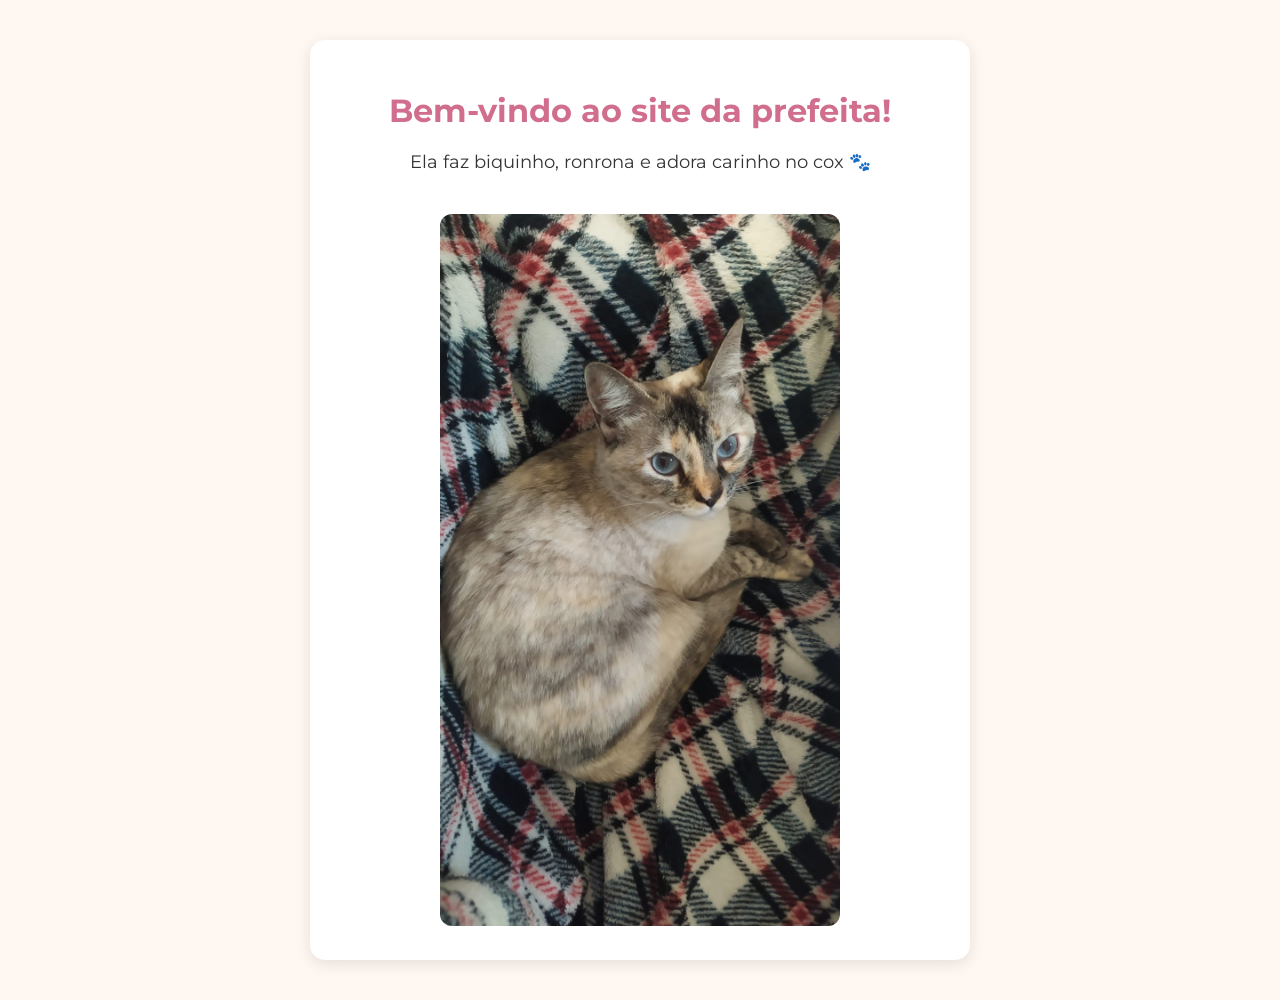
<file: Templates/index.html>
<!DOCTYPE html>
<html lang="pt-BR">
<head>
    <meta charset="UTF-8">
    <title>Minha Gata Fofa</title>
    <link rel="stylesheet" href="/static/style.css">
</head>
<body>
    <div class="container">
        <h1>Bem-vindo ao site da prefeita!</h1>
        <p>Ela faz biquinho, ronrona e adora carinho no cox 🐾</p>
        <img src="/static/gata.jpg" alt="Foto da minha gata">
    </div>
</body>
</html>
</file>
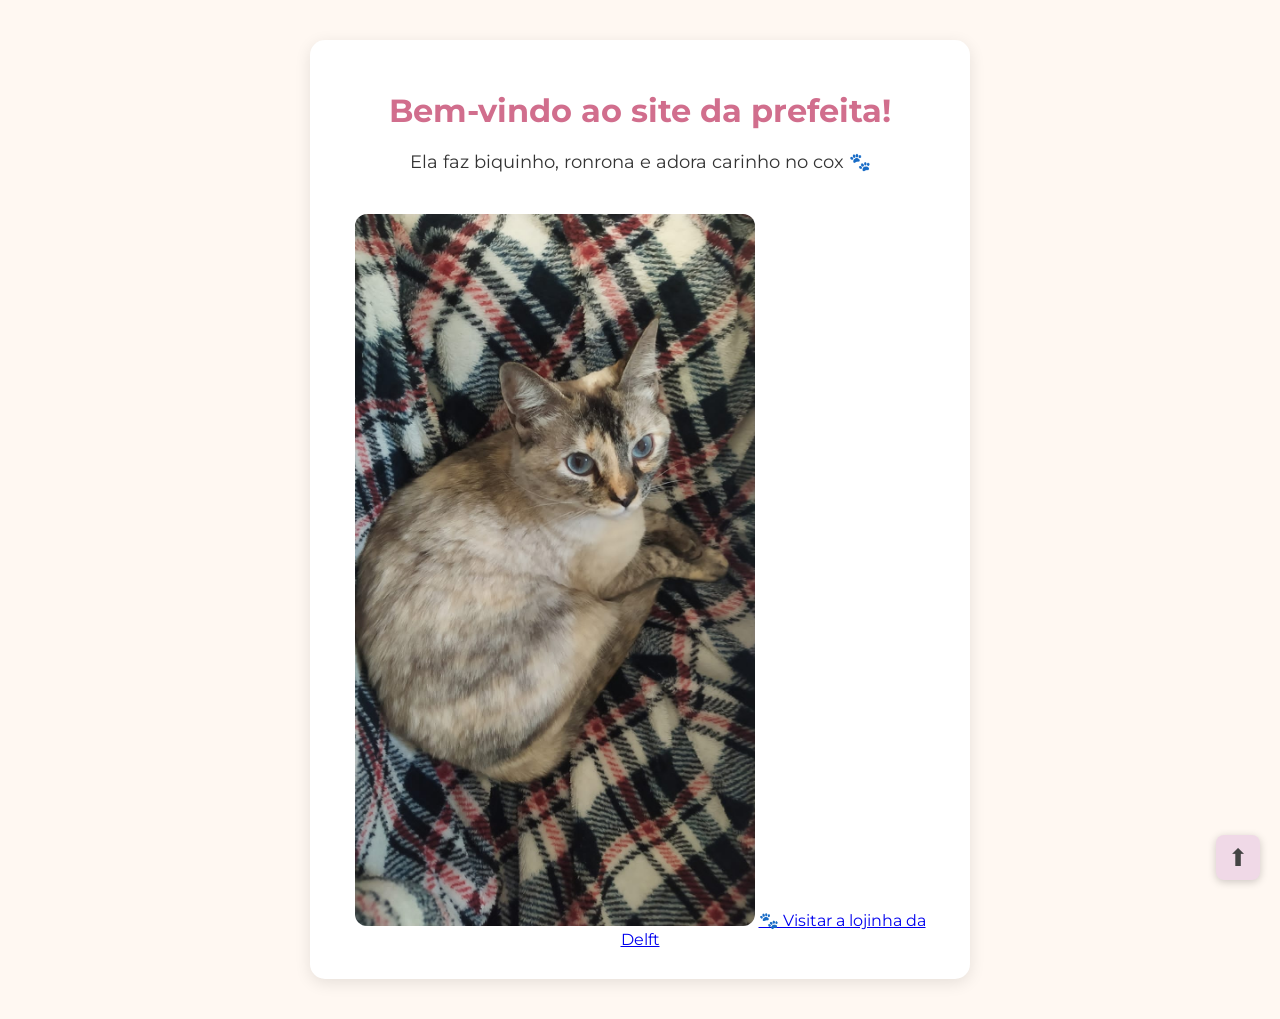
<file: templates/index.html>
<!DOCTYPE html>
<html lang="pt-BR">
<head>
    <meta charset="UTF-8">
    <meta name="viewport" content="width=device-width, initial-scale=1.0">
    <title>Minha Gata Fofa</title>
    <link rel="stylesheet" href="/static/style.css">
</head>
<body>
    <div class="container">
        <h1>Bem-vindo ao site da prefeita!</h1>
        <p>Ela faz biquinho, ronrona e adora carinho no cox 🐾</p>
        <img src="/static/gata.jpg" alt="Foto da minha gata">
        <a href="/loja" class="botao-loja">🐾 Visitar a lojinha da Delft</a>
    </div>
    
    <a href="#" class="scroll-top">⬆</a>

</body>
</html>
</file>
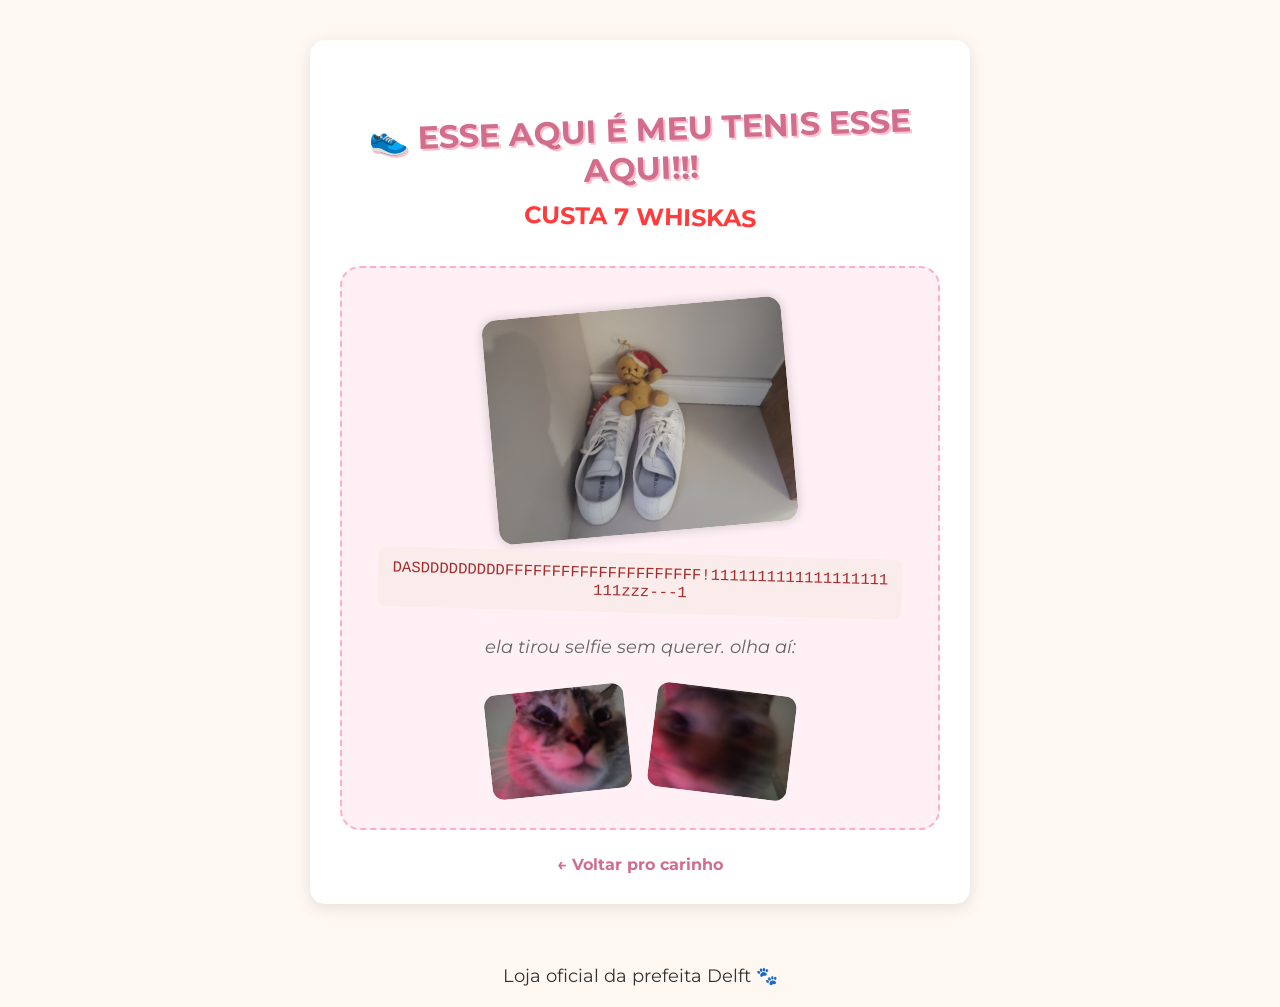
<file: templates/loja.html>
<!DOCTYPE html>
<html lang="pt-BR">
<head>
    <meta charset="UTF-8">
    <meta name="viewport" content="width=device-width, initial-scale=1.0">
    <title>Lojinha da Delft</title>
    <link rel="stylesheet" href="/static/style.css">
</head>
<body>

    <div class="container">
        <h1 class="caos">👟 ESSE AQUI É MEU TENIS ESSE AQUI!!!</h1>
        <p class="grito">CUSTA 7 WHISKAS</p>

        <div class="caixa-do-caos">
            <img src="/static/tenis.jpg" alt="Tênis da Delft" class="produto-torto">

            <div class="digitação-caótica">
                DASDDDDDDDDDFFFFFFFFFFFFFFFFFFFFF!1111111111111111111111zzz---1
            </div>

            <p class="obs">ela tirou selfie sem querer. olha aí:</p>
            <img src="/static/selfie1.jpg" alt="Selfie 1" class="selfie-torta">
            <img src="/static/selfie2.jpg" alt="Selfie 2" class="selfie-torta invertida">
        </div>

        <a href="/" class="voltar">← Voltar pro carinho</a>
    </div>

    <footer>
        <p>Loja oficial da prefeita Delft 🐾</p>
    </footer>

</body>
</html>
</file>
<file: static/style.css>
@import url('https://fonts.googleapis.com/css2?family=Montserrat:wght@400;700&display=swap');

body {
    font-family: 'Montserrat', sans-serif;
    background-color: #fff8f2;
    color: #333;
    margin: 0;
    padding: 0;
    display: flex;
    justify-content: center;
    min-height: 100vh;
    align-items: center;
    flex-direction: column;
}

.container {
    background-color: #ffffff;
    max-width: 600px;
    width: 90%;
    padding: 30px;
    margin: 40px auto;
    box-shadow: 0 4px 16px rgba(0, 0, 0, 0.1);
    border-radius: 15px;
    text-align: center;
    animation: fadeIn 1.2s ease-in-out;
}

h1 {
    color: #d16e8d;
    font-size: 2em;
    margin-bottom: 10px;
}

p {
    font-size: 1.1em;
    line-height: 1.6;
}

img {
    width: 100%;
    max-width: 400px;
    border-radius: 12px;
    margin-top: 20px;
}

/* Responsividade */
@media (max-width: 600px) {
    .container {
        padding: 20px;
    }

    h1 {
        font-size: 1.5em;
    }

    p {
        font-size: 1em;
    }
}

/* Animação suave na entrada */
@keyframes fadeIn {
    0% { opacity: 0; transform: translateY(20px); }
    100% { opacity: 1; transform: translateY(0); }
}

/* Botão de voltar ao topo */
.scroll-top {
    position: fixed;
    bottom: 20px;
    right: 20px;
    text-decoration: none;
    font-size: 1.5em;
    background-color: #f0d9e7;
    color: #444;
    padding: 8px 12px;
    border-radius: 8px;
    box-shadow: 0 2px 8px rgba(0,0,0,0.2);
    transition: all 0.3s ease;
}

.scroll-top:hover {
    background-color: #d16e8d;
    color: white;
}

/* Estilo para botão de "voltar" */
.voltar {
    display: inline-block;
    margin-top: 25px;
    font-size: 1em;
    text-decoration: none;
    color: #d16e8d;
    font-weight: bold;
}

.voltar:hover {
    text-decoration: underline;
}

/* Firulas da lojinha da Delft */

.caos {
    font-size: 2em;
    font-weight: bold;
    color: #d16e8d;
    transform: rotate(-2deg);
    margin-top: 40px;
    text-shadow: 2px 2px #ffc0cb;
}

.grito {
    font-size: 1.5em;
    color: #ff3b3b;
    font-weight: bold;
    transform: rotate(1deg);
    margin: 10px 0;
    animation: gritar 0.3s infinite alternate;
}

@keyframes gritar {
    from { transform: rotate(1deg); }
    to   { transform: rotate(-1deg); }
}

.caixa-do-caos {
    margin-top: 30px;
    padding: 20px;
    border: 2px dashed #ffaec9;
    background-color: #fff0f5;
    border-radius: 20px;
}

.produto-torto {
    width: 300px;
    transform: rotate(-5deg);
    margin: 20px auto;
    display: block;
    border-radius: 15px;
    box-shadow: 0 0 12px rgba(0,0,0,0.2);
}

.digitação-caótica {
    font-family: monospace;
    font-size: 1.2em;
    color: #a72b2b;
    background-color: #fbecec;
    padding: 12px;
    border-radius: 8px;
    margin: 20px auto;
    max-width: 90%;
    word-wrap: break-word;
    transform: rotate(1.5deg);
}

.obs {
    font-style: italic;
    color: #666;
    margin-top: 15px;
}

.selfie-torta {
    width: 140px;
    margin: 10px;
    border-radius: 12px;
    transform: rotate(-6deg);
}

.selfie-torta.invertida {
    transform: rotate(7deg);
}
</file>
